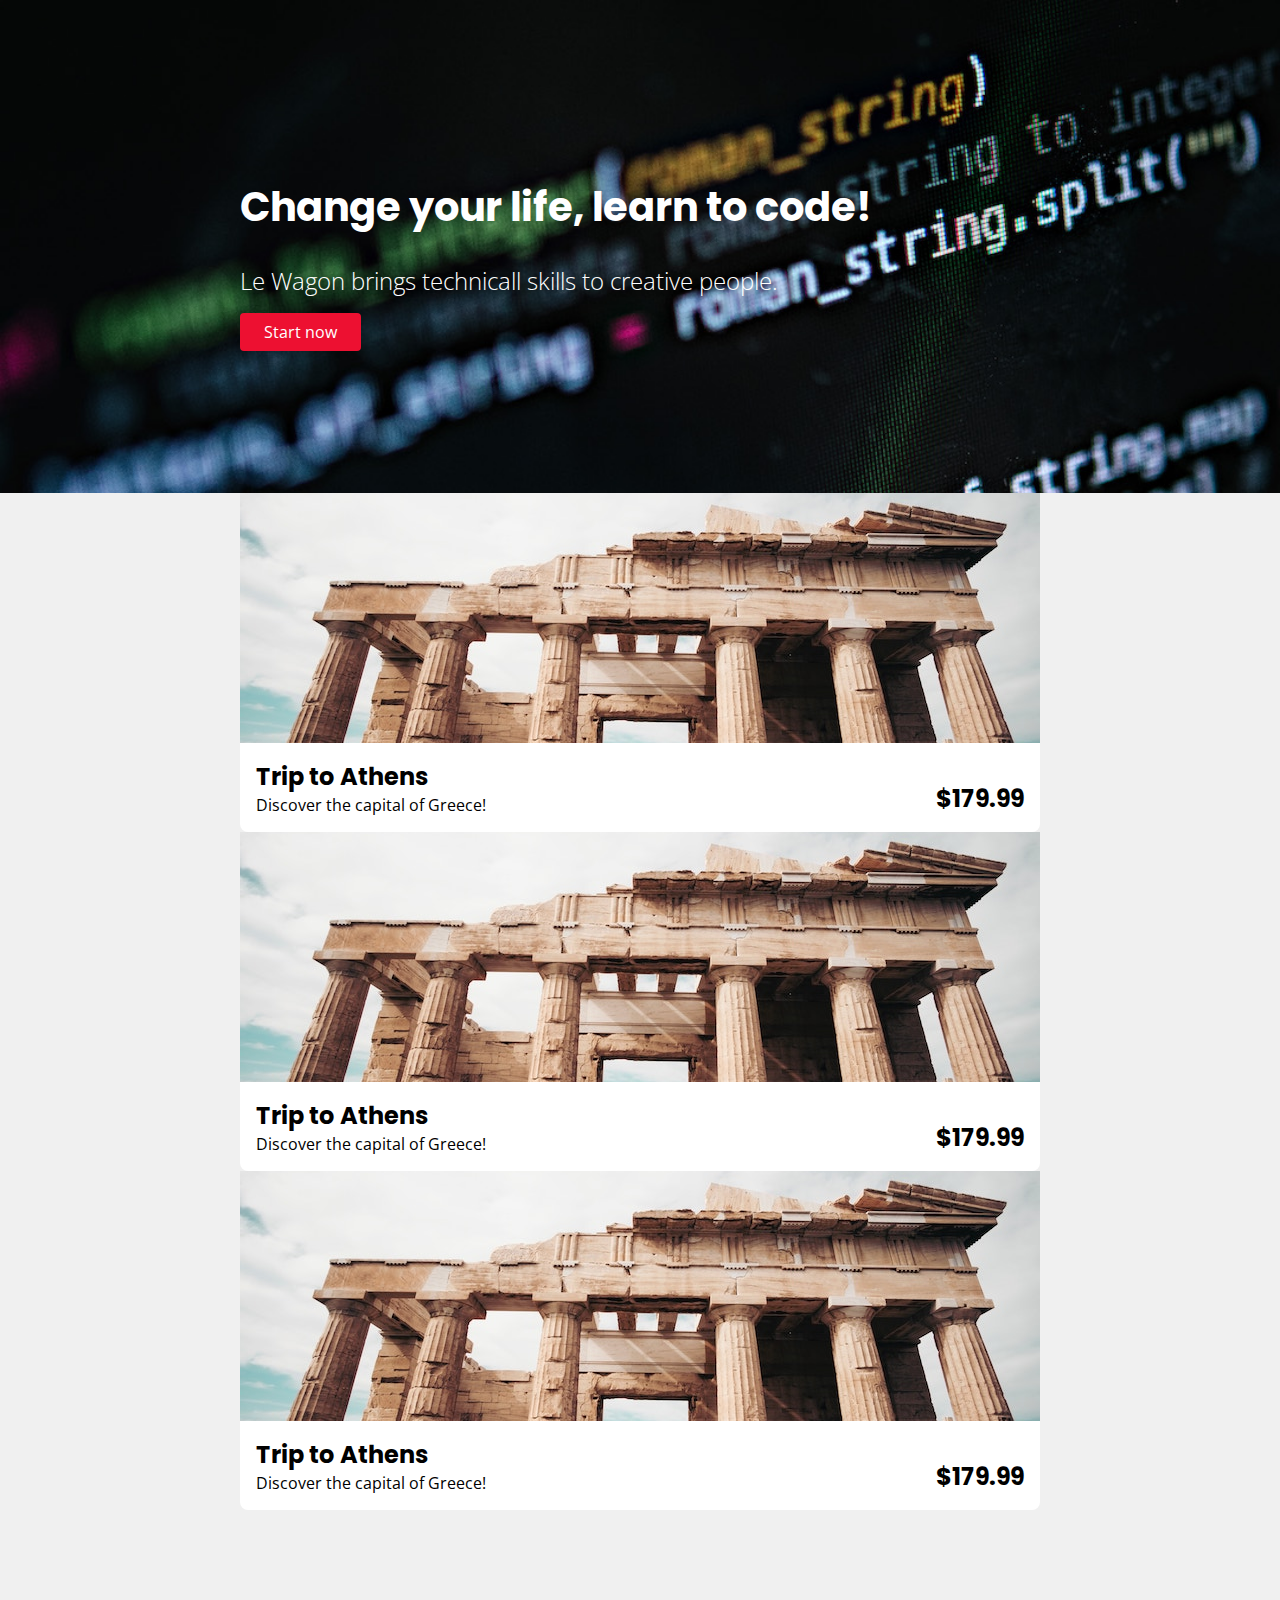
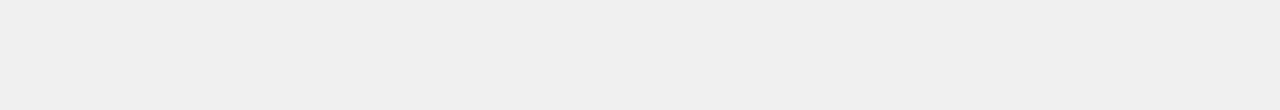
<file: index.html>
<html>
  <head>
    <meta charset="utf-8">
    <title>Combine your components</title>

    <link rel="stylesheet" href="css/style.css">
  </head>

  <body>

    <!-- TODO: Use your components to create a simple landing page -->


    <div class="banner" style="background-image: url(images/background.jpg);">
      <div class="container">
        <h1>Change your life, learn to code!</h1>
        <p>Le Wagon brings technicall skills to creative people.</p>
        <a href="#" class="btn-red">Start now</a>
      </div>
    </div>


    <div class="container">

      <div class="card-trip">
        <img src="images/athens.jpg" alt="">
        <div class="card-trip-footer">
          <div>
            <h2>Trip to Athens</h2>
            <p>Discover the capital of Greece!</p>
          </div>
          <h2>$179.99</h2>
        </div>
      </div>

      <div class="card-trip">
        <img src="images/athens.jpg" alt="">
        <div class="card-trip-footer">
          <div>
            <h2>Trip to Athens</h2>
            <p>Discover the capital of Greece!</p>
          </div>
          <h2>$179.99</h2>
        </div>
      </div>


      <div class="card-trip">
        <img src="images/athens.jpg" alt="">
        <div class="card-trip-footer">
          <div>
            <h2>Trip to Athens</h2>
            <p>Discover the capital of Greece!</p>
          </div>
          <h2>$179.99</h2>
        </div>
      </div>
    </div>


  </body>

</html>
</file>
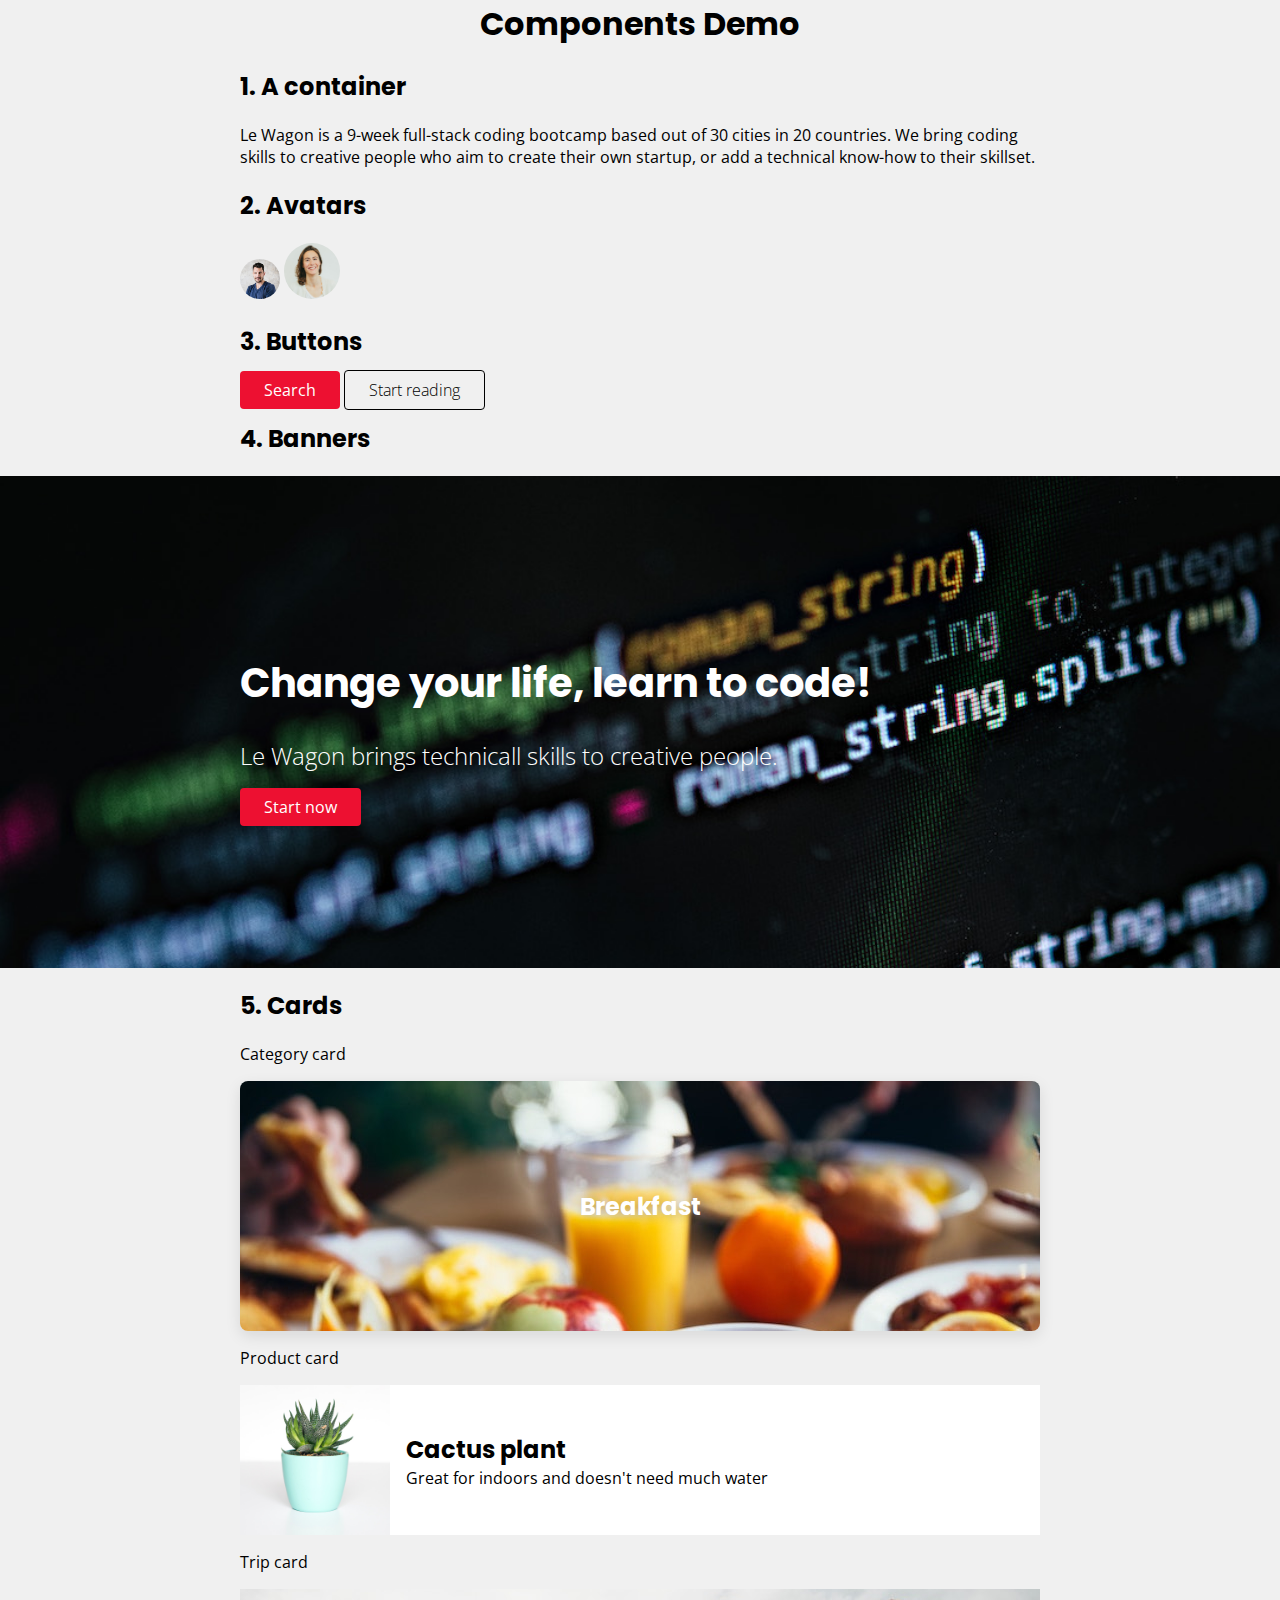
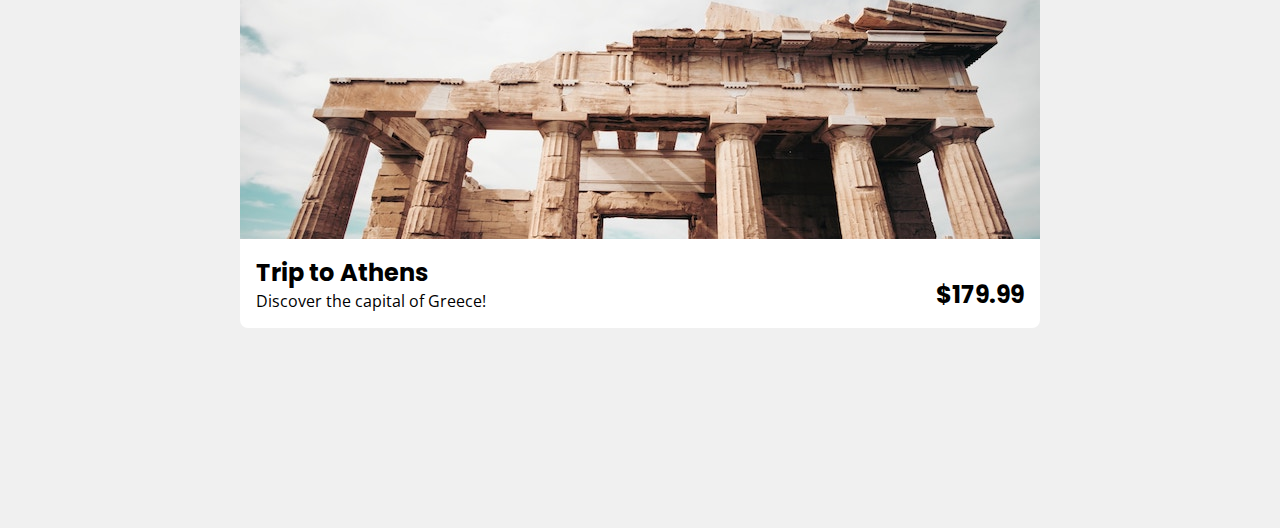
<file: components.html>
<html>
  <head>
    <meta charset="utf-8">
    <title>Components demo</title>

    <link rel="stylesheet" href="css/style.css">
  </head>

  <body>
      <h1 class="text-center">Components Demo</h1>

      <!-- TODO: live-code your components -->
      <div class="container">

        <h2>1. A container</h2>
        <p>Le Wagon is a 9-week full-stack coding bootcamp based out of 30 cities in 20 countries. We bring coding skills to creative people who aim to create their own startup, or add a technical know-how to their skillset.</p>

        <h2>2. Avatars</h2>
        <img src="images/kevin.jpg" alt="" class="avatar">
        <img src="images/alice.jpg" alt="" class="avatar-large">

        <h2>3. Buttons</h2>
        <a href="#" class="btn-red">Search</a>
        <a href="#" class="btn-white">Start reading</a>

        <h2>4. Banners</h2>

      </div>

      <div class="banner" style="background-image: url(images/background.jpg);">
        <div class="container">
          <h1>Change your life, learn to code!</h1>
          <p>Le Wagon brings technicall skills to creative people.</p>
          <a href="#" class="btn-red">Start now</a>
        </div>
      </div>

      <div class="container">
        <h2>5. Cards</h2>

        <p>Category card</p>

        <div class="card-category" style="background-image: url(images/breakfast.jpg)">
          <h2>Breakfast</h2>
        </div>

        <p>Product card</p>

        <div class="card-product">
          <img src="images/plant.jpg" alt="">
          <div>
            <h2>Cactus plant</h2>
            <p>Great for indoors and doesn't need much water</p>
          </div>
        </div>

        <p>Trip card</p>

        <div class="card-trip">
          <img src="images/athens.jpg" alt="">
          <div class="card-trip-footer">
            <div>
              <h2>Trip to Athens</h2>
              <p>Discover the capital of Greece!</p>
            </div>
            <h2>$179.99</h2>
          </div>
        </div>

      </div>

  </body>
</html>
</file>
<file: css/style.css>
/* --- Google Fonts --- */
@import url("http://fonts.googleapis.com/css?family=Open+Sans:400,300,700|Poppins:400,700");

/* --- Components design --- */
@import url("components/container.css");
@import url("components/avatar.css");
@import url("components/buttons.css");
@import url("components/banner.css");
@import url("components/cards.css");

/* TODO: import new components */

/* --- Fonts & colors --- */
body {
  font-family: "Open Sans", "Helvetica", "sans-serif";
  padding-bottom: 200px;
  margin: 0;
  background-color: rgb(240,240,240);
}
h1, h2, h3 {
  font-family: "Poppins", "sans-serif";
}

.text-center {
  text-align: center;
}
</file>
